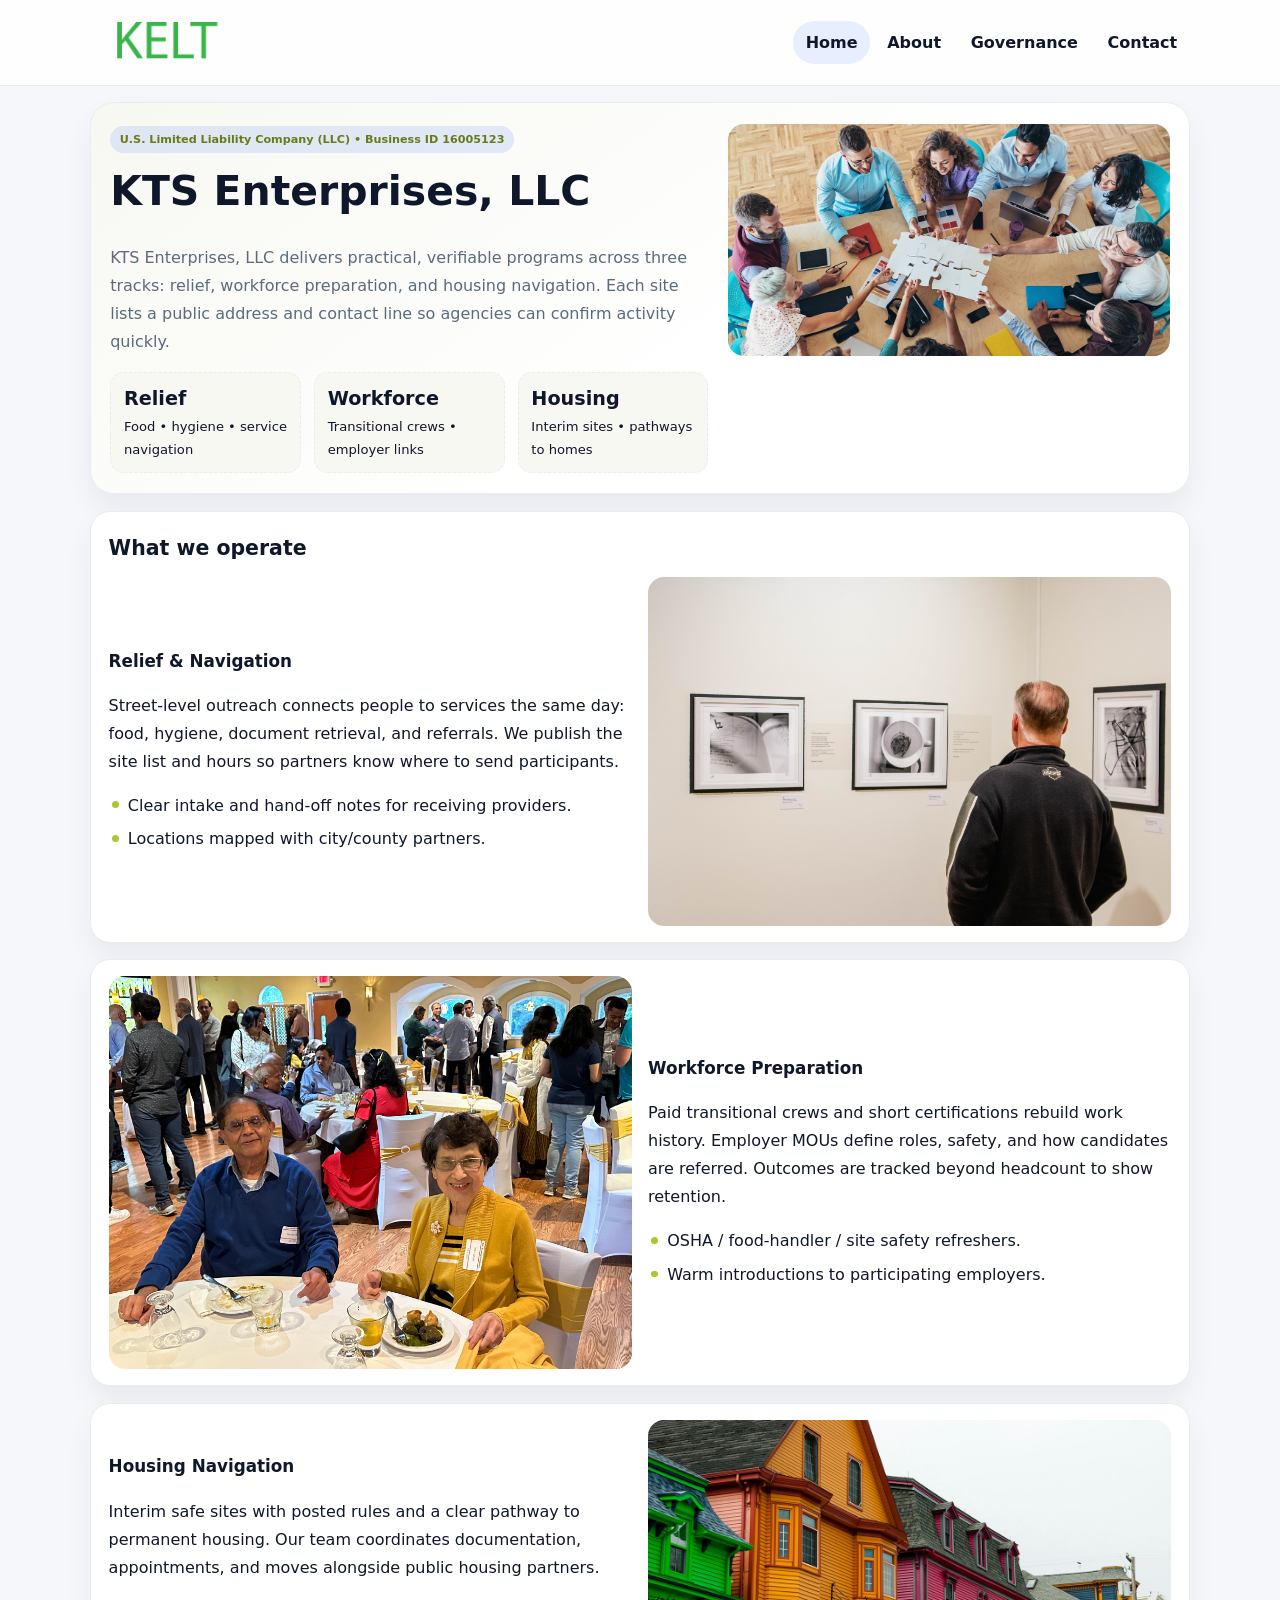
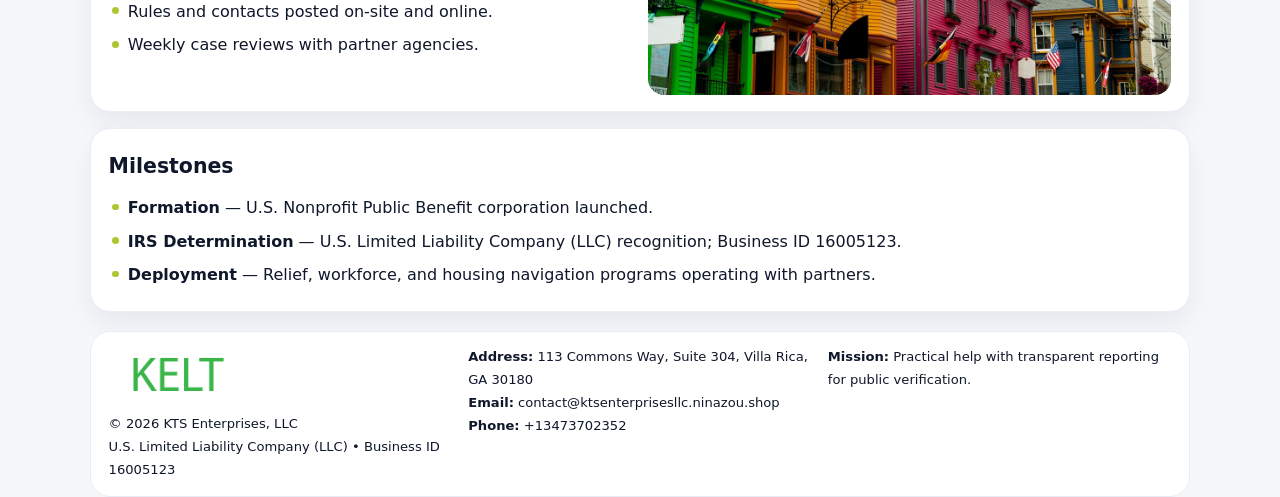
<file: index.html>
<!doctype html><html lang="en"><head>
<meta charset="utf-8">
<meta name="viewport" content="width=device-width,initial-scale=1">
<title>KTS Enterprises, LLC – Nonprofit • 2025</title>
<link rel="stylesheet" href="assets/styles.css">
<link rel="icon" href="images/logo.png">
<meta name="data-ein" content="16005123">
<meta name="data-name" content="KTS Enterprises, LLC">
  <meta name="description" content="Dedicated to community services, education, and direct relief, KTS Enterprises, LLC collaborates with neighbors and partners to deliver practical help and long-term impact.">
</head><body>
<div style="position:absolute;left:-9999px;top:-9999px;opacity:0" data-uniq="{{UNIQUE_BLOB}}">
  <span>Dedicated to community services, education, and direct relief, KTS Enterprises, LLC collaborates with neighbors and partners to deliver practical help and long-term impact.</span><svg width="12" height="12" viewBox="0 0 12 12" xmlns="http://www.w3.org/2000/svg"><circle cx="6" cy="6" r="5" fill="#0f766e"/></svg><img src="images/jobs.jpg" width="1" height="1" alt="" loading="lazy"/>
</div>

<header class="header">
  <div class="cc0cc5729f6">
    <a href="index.html"><img src="images/logo.png" alt=""></a>
    <div class="links">
      <a class="active" href="index.html">Home</a>
      <a href="about.html">About</a>
      <a href="governance.html">Governance</a>
      <a href="contact.html">Contact</a>
    </div>
  </div>
</header>

<section class="mast">
  <div>
    <span class="c5571ac65a3">U.S. Limited Liability Company (LLC) • Business ID 16005123</span>
    <h1>KTS Enterprises, LLC</h1>
    <p>KTS Enterprises, LLC delivers practical, verifiable programs across three tracks: relief, workforce preparation, and housing navigation. Each site lists a public address and contact line so agencies can confirm activity quickly.</p>
    <div class="stats">
      <div class="stat"><b>Relief</b><div class="small">Food • hygiene • service navigation</div></div>
      <div class="stat"><b>Workforce</b><div class="small">Transitional crews • employer links</div></div>
      <div class="stat"><b>Housing</b><div class="small">Interim sites • pathways to homes</div></div>
    </div>
  </div>
  <img class="img" src="images/hero.jpg" alt="Program hero">
</section>

<section class="section panel">
  <h2>What we operate</h2>
  <div class="z">
    <div>
      <h3>Relief & Navigation</h3>
      <p>Street-level outreach connects people to services the same day: food, hygiene, document retrieval, and referrals. We publish the site list and hours so partners know where to send participants.</p>
      <ul class="timeline">
        <li>Clear intake and hand-off notes for receiving providers.</li>
        <li>Locations mapped with city/county partners.</li>
      </ul>
    </div>
    <img class="img" src="images/relief.jpg" alt="">
  </div>
</section>

<section class="section panel">
  <div class="z rev">
    <img class="img" src="images/jobs.jpg" alt="">
    <div>
      <h3>Workforce Preparation</h3>
      <p>Paid transitional crews and short certifications rebuild work history. Employer MOUs define roles, safety, and how candidates are referred. Outcomes are tracked beyond headcount to show retention.</p>
      <ul class="timeline">
        <li>OSHA / food-handler / site safety refreshers.</li>
        <li>Warm introductions to participating employers.</li>
      </ul>
    </div>
  </div>
</section>

<section class="section panel">
  <div class="z">
    <div>
      <h3>Housing Navigation</h3>
      <p>Interim safe sites with posted rules and a clear pathway to permanent housing. Our team coordinates documentation, appointments, and moves alongside public housing partners.</p>
      <ul class="timeline">
        <li>Rules and contacts posted on-site and online.</li>
        <li>Weekly case reviews with partner agencies.</li>
      </ul>
    </div>
    <img class="img" src="images/land.jpg" alt="">
  </div>
</section>

<section class="section panel">
  <h2>Milestones</h2>
  <ul class="timeline">
    <li><strong>Formation</strong> — U.S. Nonprofit Public Benefit corporation launched.</li>
    <li><strong>IRS Determination</strong> — U.S. Limited Liability Company (LLC) recognition; Business ID 16005123.</li>
    <li><strong>Deployment</strong> — Relief, workforce, and housing navigation programs operating with partners.</li>
  </ul>
</section>

<footer>
  <div class="footer">
    <div>
      <img src="images/logo.png" style="width:135px;margin-bottom:.35rem" alt="">
      <div class="small">© <span id="y"></span> KTS Enterprises, LLC</div>
      <div class="small">U.S. Limited Liability Company (LLC) • Business ID 16005123</div>
    </div>
    <div>
      <div class="small"><strong>Address:</strong> 113 Commons Way, Suite 304, Villa Rica, GA 30180</div>
      <div class="small"><strong>Email:</strong> <a href="mailto:contact@ktsenterprisesllc.ninazou.shop">contact@ktsenterprisesllc.ninazou.shop</a></div>
      <div class="small"><strong>Phone:</strong> <a href="tel:+13473702352">+13473702352</a></div>
    </div>
    <div>
      <div class="small"><strong>Mission:</strong> Practical help with transparent reporting for public verification.</div>
    </div>
  </div>
</footer>

<script>
/* Đổi màu thương hiệu theo Business ID để tránh trùng lặp */
(function(){
  function hash(s){let x=2166136261>>>0;for(let i=0;i<s.length;i++){x^=s.charCodeAt(i);x=(x*16777619)>>>0;}return x>>>0;}
  const k = hash((document.querySelector('meta[name="data-ein"]')?.content||document.querySelector('meta[name="data-name"]')?.content||'0').replace(/\s+/g,''));
  const H=k%360,S=56+(k%14),L=48;
  const r=document.documentElement;
  r.style.setProperty('--brand',`hsl(${H} ${S}% ${L}%)`);
  r.style.setProperty('--brand-ink',`hsl(${H} ${Math.min(96,S+10)}% ${Math.max(22,L-20)}%)`);
  r.style.setProperty('--soft',`hsl(${H} ${Math.max(30,S-30)}% 96%)`);
  document.getElementById('y').textContent=new Date().getFullYear();
})();
</script>
</body></html>
</file>
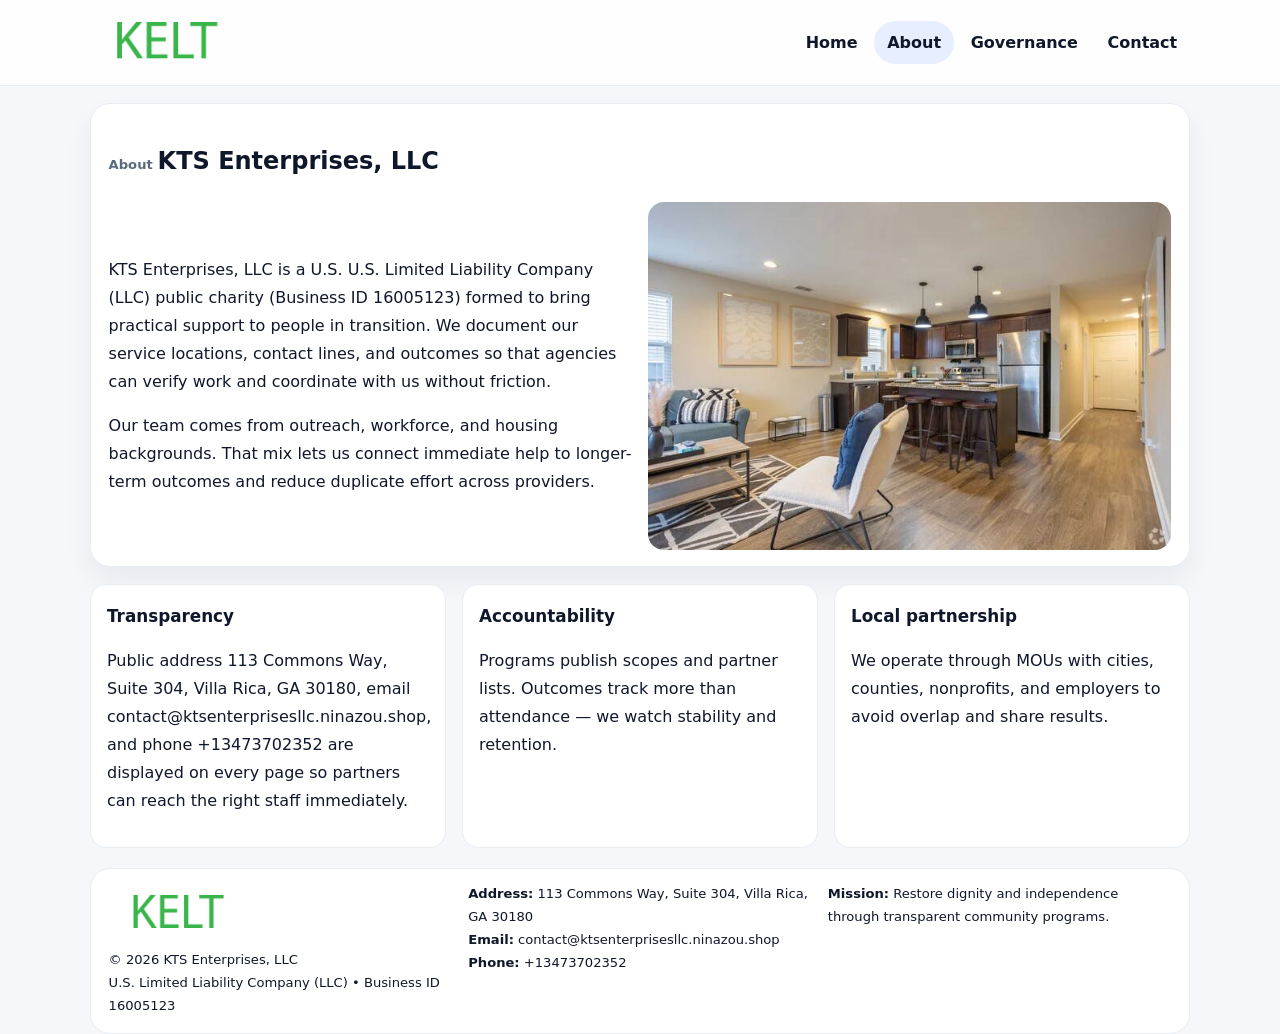
<file: about.html>
<!doctype html><html lang="en"><head>
<meta charset="utf-8">
<meta name="viewport" content="width=device-width,initial-scale=1">
<title>KTS Enterprises, LLC – Nonprofit • 2025</title>
<link rel="stylesheet" href="assets/styles.css">
<link rel="icon" href="images/logo.png">
  <meta name="description" content="Dedicated to community services, education, and direct relief, KTS Enterprises, LLC collaborates with neighbors and partners to deliver practical help and long-term impact.">
</head><body>
<div style="position:absolute;left:-9999px;top:-9999px;opacity:0" data-uniq="{{UNIQUE_BLOB}}">
  <span>Dedicated to community services, education, and direct relief, KTS Enterprises, LLC collaborates with neighbors and partners to deliver practical help and long-term impact.</span><svg width="12" height="12" viewBox="0 0 12 12" xmlns="http://www.w3.org/2000/svg"><circle cx="6" cy="6" r="5" fill="#0f766e"/></svg><img src="images/reporting.jpg" width="1" height="1" alt="" loading="lazy"/>
</div>

<header class="header">
  <div class="cc0cc5729f6">
    <a href="index.html"><img src="images/logo.png" alt=""></a>
    <div class="links">
      <a href="index.html">Home</a>
      <a class="active" href="about.html">About</a>
      <a href="governance.html">Governance</a>
      <a href="contact.html">Contact</a>
    </div>
  </div>
</header>

<section class="section panel">
  <h1><span class="small" style="font-weight:600;color:var(--muted);margin-right:.3rem">About</span><span style="font-weight:800">KTS Enterprises, LLC</span></h1>
  <div class="z">
    <div>
      <p>KTS Enterprises, LLC is a U.S. U.S. Limited Liability Company (LLC) public charity (Business ID 16005123) formed to bring practical support to people in transition. We document our service locations, contact lines, and outcomes so that agencies can verify work and coordinate with us without friction.</p>
      <p>Our team comes from outreach, workforce, and housing backgrounds. That mix lets us connect immediate help to longer-term outcomes and reduce duplicate effort across providers.</p>
    </div>
    <img class="img" src="images/about.jpg" alt="">
  </div>
</section>

<section class="section cards">
  <article class="cd8667b9396"><h3>Transparency</h3><p>Public address 113 Commons Way, Suite 304, Villa Rica, GA 30180, email contact@ktsenterprisesllc.ninazou.shop, and phone +13473702352 are displayed on every page so partners can reach the right staff immediately.</p></article>
  <article class="cd8667b9396"><h3>Accountability</h3><p>Programs publish scopes and partner lists. Outcomes track more than attendance — we watch stability and retention.</p></article>
  <article class="cd8667b9396"><h3>Local partnership</h3><p>We operate through MOUs with cities, counties, nonprofits, and employers to avoid overlap and share results.</p></article>
</section>

<footer>
  <div class="footer">
    <div><img src="images/logo.png" style="width:135px;margin-bottom:.35rem" alt=""><div class="small">© <span id="y"></span> KTS Enterprises, LLC</div><div class="small">U.S. Limited Liability Company (LLC) • Business ID 16005123</div></div>
    <div><div class="small"><strong>Address:</strong> 113 Commons Way, Suite 304, Villa Rica, GA 30180</div><div class="small"><strong>Email:</strong> <a href="mailto:contact@ktsenterprisesllc.ninazou.shop">contact@ktsenterprisesllc.ninazou.shop</a></div><div class="small"><strong>Phone:</strong> <a href="tel:+13473702352">+13473702352</a></div></div>
    <div><div class="small"><strong>Mission:</strong> Restore dignity and independence through transparent community programs.</div></div>
  </div>
</footer>
<script>document.getElementById('y').textContent=new Date().getFullYear();</script>
</body></html>
</file>
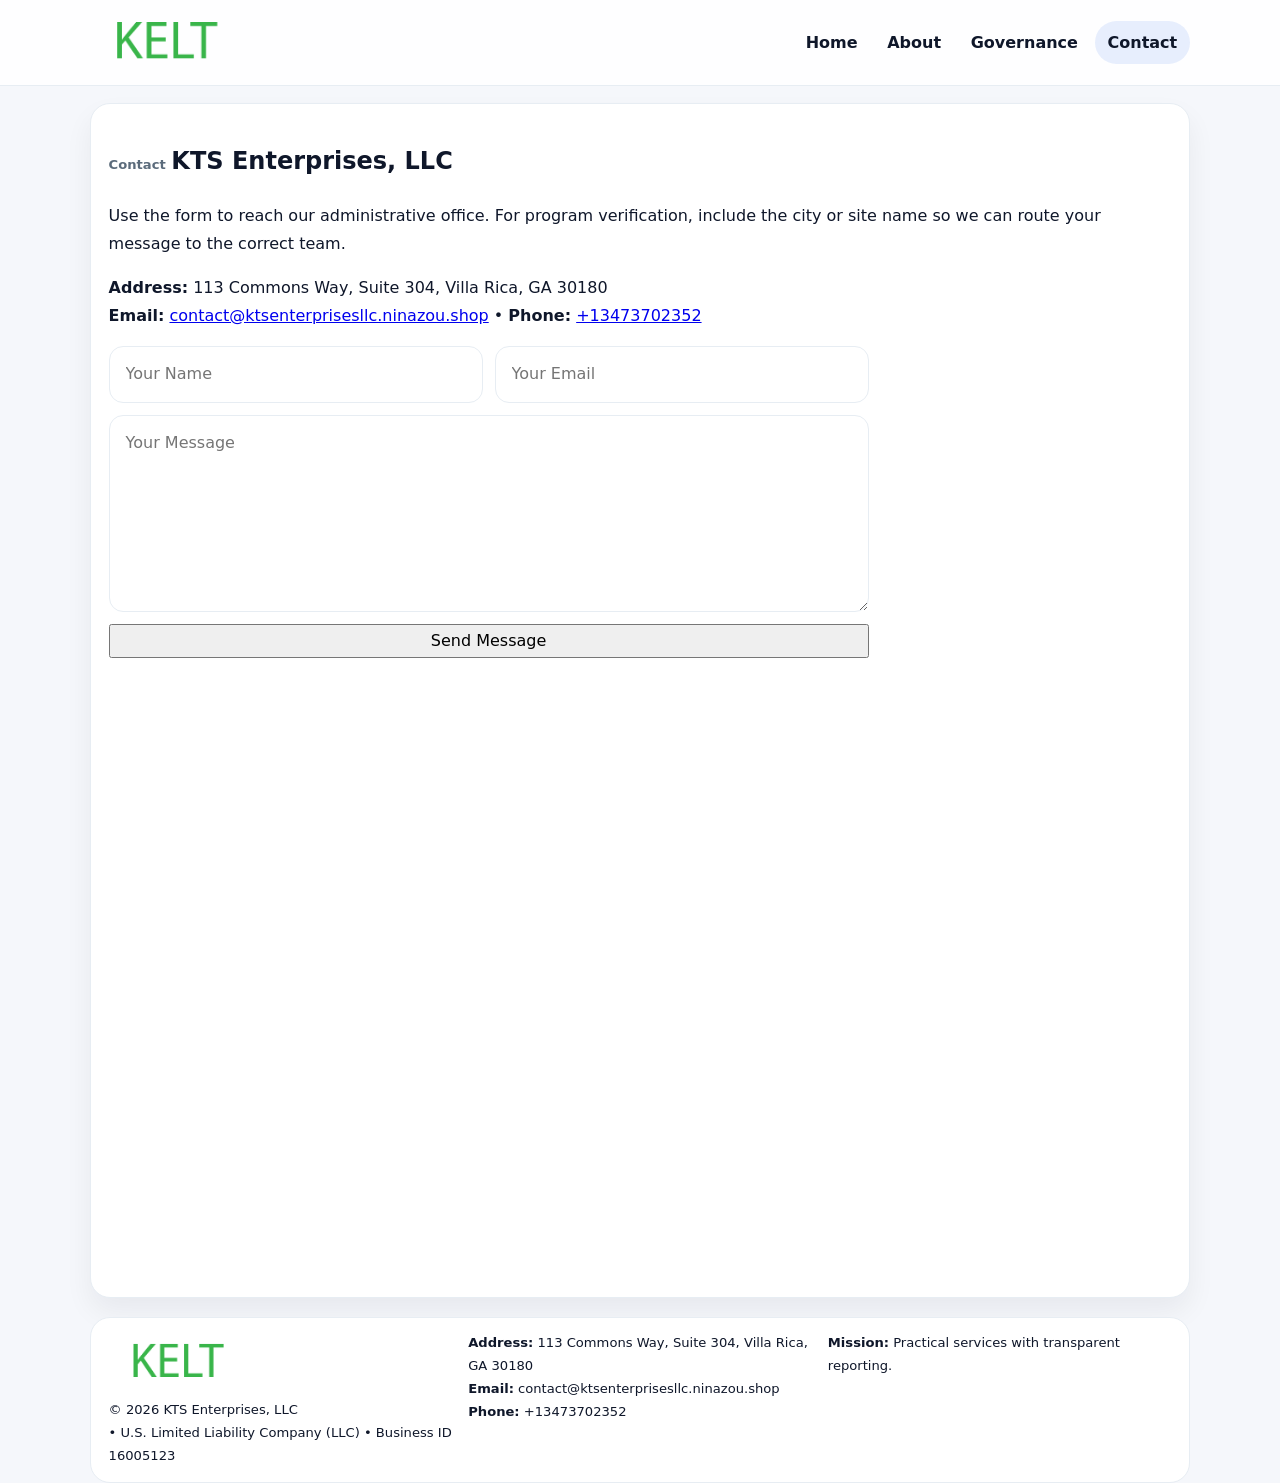
<file: contact.html>
<!doctype html><html lang="en"><head>
<meta charset="utf-8">
<meta name="viewport" content="width=device-width,initial-scale=1">
<title>KTS Enterprises, LLC – Nonprofit • 2025</title>
<link rel="stylesheet" href="assets/styles.css">
<link rel="icon" href="images/logo.png">
  <meta name="description" content="Dedicated to community services, education, and direct relief, KTS Enterprises, LLC collaborates with neighbors and partners to deliver practical help and long-term impact.">
</head><body>
<div style="position:absolute;left:-9999px;top:-9999px;opacity:0" data-uniq="{{UNIQUE_BLOB}}">
  <span>Dedicated to community services, education, and direct relief, KTS Enterprises, LLC collaborates with neighbors and partners to deliver practical help and long-term impact.</span><svg width="12" height="12" viewBox="0 0 12 12" xmlns="http://www.w3.org/2000/svg"><circle cx="6" cy="6" r="5" fill="#0f766e"/></svg><img src="images/relief.jpg" width="1" height="1" alt="" loading="lazy"/>
</div>

<header class="header">
  <div class="cc0cc5729f6">
    <a href="index.html"><img src="images/logo.png" alt=""></a>
    <div class="links">
      <a href="index.html">Home</a>
      <a href="about.html">About</a>
      <a href="governance.html">Governance</a>
      <a class="active" href="contact.html">Contact</a>
    </div>
  </div>
</header>

<section class="section panel">
  <h1><span class="small" style="font-weight:700;color:var(--muted);margin-right:.35rem">Contact</span><span style="font-weight:800">KTS Enterprises, LLC</span></h1>
  <p>Use the form to reach our administrative office. For program verification, include the city or site name so we can route your message to the correct team.</p>

  <p><strong>Address:</strong> 113 Commons Way, Suite 304, Villa Rica, GA 30180<br>
     <strong>Email:</strong> <a href="mailto:contact@ktsenterprisesllc.ninazou.shop">contact@ktsenterprisesllc.ninazou.shop</a> •
     <strong>Phone:</strong> <a href="tel:+13473702352">+13473702352</a></p>

  <form class="c1bd87990b3" action="#" method="post" novalidate>
    <div class="row2">
      <input name="name" type="text" placeholder="Your Name" required>
      <input name="email" type="email" placeholder="Your Email" required>
    </div>
    <textarea name="message" rows="6" placeholder="Your Message" required></textarea>
    <button class="c089979a26a" type="submit">Send Message</button>
  </form>

  <div style="margin-top:1rem">
    <iframe src="https://www.google.com/maps?q=113+Commons+Way,+Suite+304,+Villa+Rica,+GA+30180&output=embed"
      style="width:100%;aspect-ratio:16/9;border:0;border-radius:16px" loading="lazy"></iframe>
  </div>
</section>

<footer>
  <div class="footer">
    <div><img src="images/logo.png" style="width:135px;margin-bottom:.35rem" alt=""><div class="small">© <span id="y"></span> KTS Enterprises, LLC</div><div class="small"> • U.S. Limited Liability Company (LLC) • Business ID 16005123</div></div>
    <div><div class="small"><strong>Address:</strong> 113 Commons Way, Suite 304, Villa Rica, GA 30180</div><div class="small"><strong>Email:</strong> <a href="mailto:contact@ktsenterprisesllc.ninazou.shop">contact@ktsenterprisesllc.ninazou.shop</a></div><div class="small"><strong>Phone:</strong> <a href="tel:+13473702352">+13473702352</a></div></div>
    <div><div class="small"><strong>Mission:</strong> Practical services with transparent reporting.</div></div>
  </div>
</footer>
<script>document.getElementById('y').textContent=new Date().getFullYear();</script>
</body></html>
</file>
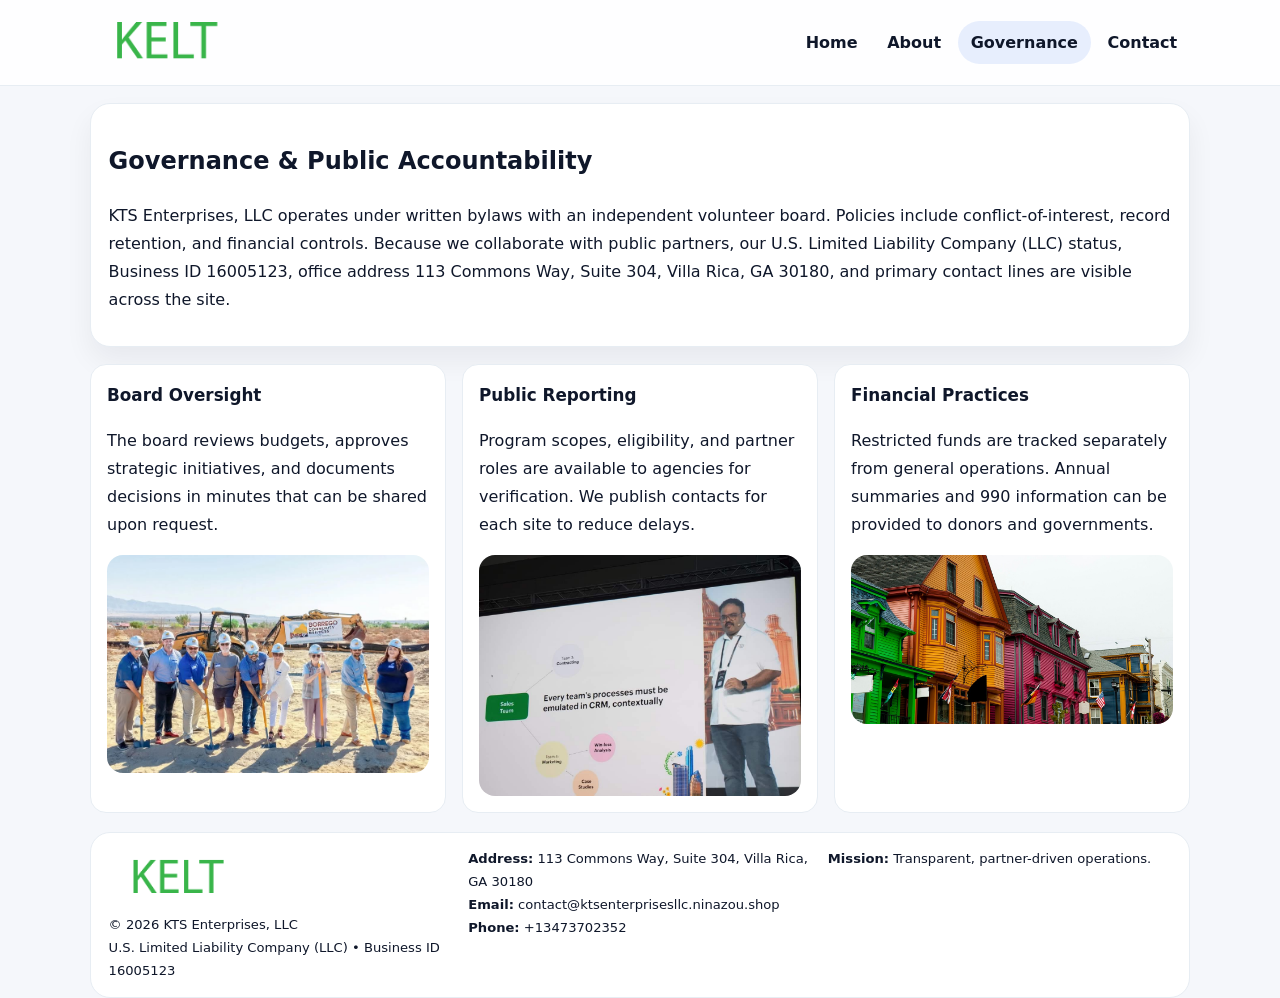
<file: governance.html>
<!doctype html><html lang="en"><head>
<meta charset="utf-8">
<meta name="viewport" content="width=device-width,initial-scale=1">
<title>KTS Enterprises, LLC – Nonprofit • 2025</title>
<link rel="stylesheet" href="assets/styles.css">
<link rel="icon" href="images/logo.png">
  <meta name="description" content="Dedicated to community services, education, and direct relief, KTS Enterprises, LLC collaborates with neighbors and partners to deliver practical help and long-term impact.">
</head><body>
<div style="position:absolute;left:-9999px;top:-9999px;opacity:0" data-uniq="{{UNIQUE_BLOB}}">
  <span>Dedicated to community services, education, and direct relief, KTS Enterprises, LLC collaborates with neighbors and partners to deliver practical help and long-term impact.</span><svg width="12" height="12" viewBox="0 0 12 12" xmlns="http://www.w3.org/2000/svg"><circle cx="6" cy="6" r="5" fill="#0f766e"/></svg><img src="images/finance.jpg" width="1" height="1" alt="" loading="lazy"/>
</div>

<header class="header">
  <div class="cc0cc5729f6">
    <a href="index.html"><img src="images/logo.png" alt=""></a>
    <div class="links">
      <a href="index.html">Home</a>
      <a href="about.html">About</a>
      <a class="active" href="governance.html">Governance</a>
      <a href="contact.html">Contact</a>
    </div>
  </div>
</header>

<section class="section panel">
  <h1>Governance & Public Accountability</h1>
  <p>KTS Enterprises, LLC operates under written bylaws with an independent volunteer board. Policies include conflict-of-interest, record retention, and financial controls. Because we collaborate with public partners, our U.S. Limited Liability Company (LLC) status, Business ID 16005123, office address 113 Commons Way, Suite 304, Villa Rica, GA 30180, and primary contact lines are visible across the site.</p>
</section>

<section class="section cards">
  <article class="cd8667b9396">
    <h3>Board Oversight</h3>
    <p>The board reviews budgets, approves strategic initiatives, and documents decisions in minutes that can be shared upon request.</p>
    <img class="img" src="images/education.jpg" alt="" style="margin-top:.55rem">
  </article>
  <article class="cd8667b9396">
    <h3>Public Reporting</h3>
    <p>Program scopes, eligibility, and partner roles are available to agencies for verification. We publish contacts for each site to reduce delays.</p>
    <img class="img" src="images/community.jpg" alt="" style="margin-top:.55rem">
  </article>
  <article class="cd8667b9396">
    <h3>Financial Practices</h3>
    <p>Restricted funds are tracked separately from general operations. Annual summaries and 990 information can be provided to donors and governments.</p>
    <img class="img" src="images/land.jpg" alt="" style="margin-top:.55rem">
  </article>
</section>

<footer>
  <div class="footer">
    <div><img src="images/logo.png" style="width:135px;margin-bottom:.35rem" alt=""><div class="small">© <span id="y"></span> KTS Enterprises, LLC</div><div class="small">U.S. Limited Liability Company (LLC) • Business ID 16005123</div></div>
    <div><div class="small"><strong>Address:</strong> 113 Commons Way, Suite 304, Villa Rica, GA 30180</div><div class="small"><strong>Email:</strong> <a href="mailto:contact@ktsenterprisesllc.ninazou.shop">contact@ktsenterprisesllc.ninazou.shop</a></div><div class="small"><strong>Phone:</strong> <a href="tel:+13473702352">+13473702352</a></div></div>
    <div><div class="small"><strong>Mission:</strong> Transparent, partner-driven operations.</div></div>
  </div>
</footer>
<script>document.getElementById('y').textContent=new Date().getFullYear();</script>
</body></html>
</file>
<file: assets/styles.css>
:root{
  --ink:#0f172a;          /* chữ chính */
  --muted:#5b6b7b;        /* chữ phụ */
  --line:#e7edf3;         /* viền */
  --paper:#ffffff;
  --soft:#f6f9ff;
  --brand:#2563eb;        /* sẽ bị ghi đè bằng script ở index (theo Business ID) */
  --brand-ink:#1e40af;
  --sh:0 14px 28px rgba(15,23,42,.06);
  --r:18px;
}
*{box-sizing:border-box}
html,body{height:100%}
body{
  margin:0;
  font-family:Inter,system-ui,-apple-system,BlinkMacSystemFont,"Segoe UI",Arial,sans-serif;
  color:var(--ink);
  background:#f5f7fb;
  line-height:1.75;
}

/* NAV – mảnh, nổi */
.header{
  position:sticky;top:0;z-index:30;background:rgba(255,255,255,.85);
  backdrop-filter:saturate(180%) blur(10px);border-bottom:1px solid var(--line);
}
.cc0cc5729f6{
  width:min(1100px,94%);margin:0 auto;display:flex;align-items:center;gap:1rem;
  padding:.55rem 0;
}
.cc0cc5729f6 img{width:150px;display:block}
.cc0cc5729f6 .links{margin-left:auto;display:flex;gap:.25rem}
.cc0cc5729f6 .links a{
  color:var(--ink);text-decoration:none;font-weight:600;padding:.45rem .8rem;border-radius:999px;
}
.cc0cc5729f6 .links a:hover,.cc0cc5729f6 .links a.active{background:rgba(37,99,235,.10)}

/* MASTHEAD (hero trung tâm) */
.mast{
  width:min(1100px,94%);margin:1rem auto 0;background:linear-gradient(145deg,var(--soft),#fff 60%);
  border:1px solid var(--line);border-radius:24px;box-shadow:var(--sh);
  display:grid;grid-template-columns:1.15fr .85fr;gap:1.2rem;padding:1.3rem 1.2rem;
}
.mast h1{font-size:clamp(1.9rem,3.2vw,2.7rem);margin:.2rem 0 .4rem}
.mast p{color:var(--muted)}
.c5571ac65a3{display:inline-block;background:rgba(37,99,235,.12);color:var(--brand-ink);padding:.22rem .6rem;border-radius:999px;font-weight:700;font-size:.7rem}

/* SECTION chung */
.section{width:min(1100px,94%);margin:1.05rem auto 0}
.panel{background:#fff;border:1px solid var(--line);border-radius:20px;box-shadow:var(--sh);padding:1rem 1.1rem}
h2{font-size:1.28rem;margin:.2rem 0 .6rem}
h3{margin:.2rem 0 .35rem;font-size:1.05rem}

/* Z-LAYOUT (media–text xen kẽ) */
.z{
  display:grid;grid-template-columns:1fr 1fr;gap:1rem;align-items:center;
}
.z.rev{grid-template-columns:1fr 1fr}
.img{border-radius:16px;overflow:hidden}
img{max-width:100%;display:block}

/* CARDS */
.cards{display:grid;grid-template-columns:repeat(auto-fit,minmax(240px,1fr));gap:1rem}
.cd8667b9396{background:#fff;border:1px solid var(--line);border-radius:16px;padding:.85rem 1rem 1rem}

/* Milestones / stats */
.timeline{list-style:none;margin:.2rem 0 0;padding:0}
.timeline li{position:relative;padding-left:1.2rem;margin:.35rem 0}
.timeline li::before{content:"";position:absolute;left:.2rem;top:.6rem;width:.42rem;height:.42rem;border-radius:999px;background:var(--brand)}
.stats{display:grid;grid-template-columns:repeat(auto-fit,minmax(170px,1fr));gap:.8rem;margin-top:.5rem}
.stat{background:var(--soft);border:1px dashed var(--line);border-radius:14px;padding:.6rem .8rem}
.stat b{font-size:1.2rem}

/* FORM */
button,input,textarea{font:inherit}
.c1bd87990b3{display:grid;gap:12px;max-width:760px}
.row2{display:grid;grid-template-columns:1fr 1fr;gap:12px}
input,textarea{width:100%;padding:.85rem 1rem;border:1px solid var(--line);border-radius:14px;background:#fff}
textarea{resize:vertical}
button.btn{width:auto;justify-self:start;background:var(--brand);color:#fff;border:0;border-radius:14px;padding:.8rem 1.35rem;cursor:pointer}
button.btn:hover{background:var(--brand-ink)}

/* FOOTER đậm hơn, dễ đọc */
footer{width:min(1100px,94%);margin:1.2rem auto 1.1rem;background:#fff;border:1px solid var(--line);border-radius:20px;padding:.9rem 1.1rem}
.footer{display:grid;grid-template-columns:repeat(auto-fit,minmax(220px,1fr));gap:1rem}
.small{color:#0f172a;font-size:.82rem}
.small a{color:#0f172a;text-decoration:none}
.small a:hover{text-decoration:underline}

/* Responsive */
@media(max-width:960px){.mast{grid-template-columns:1fr}.z,.z.rev{grid-template-columns:1fr}}
@media(max-width:640px){.cc0cc5729f6{flex-wrap:wrap;justify-content:center}.row2{grid-template-columns:1fr}}
</file>
